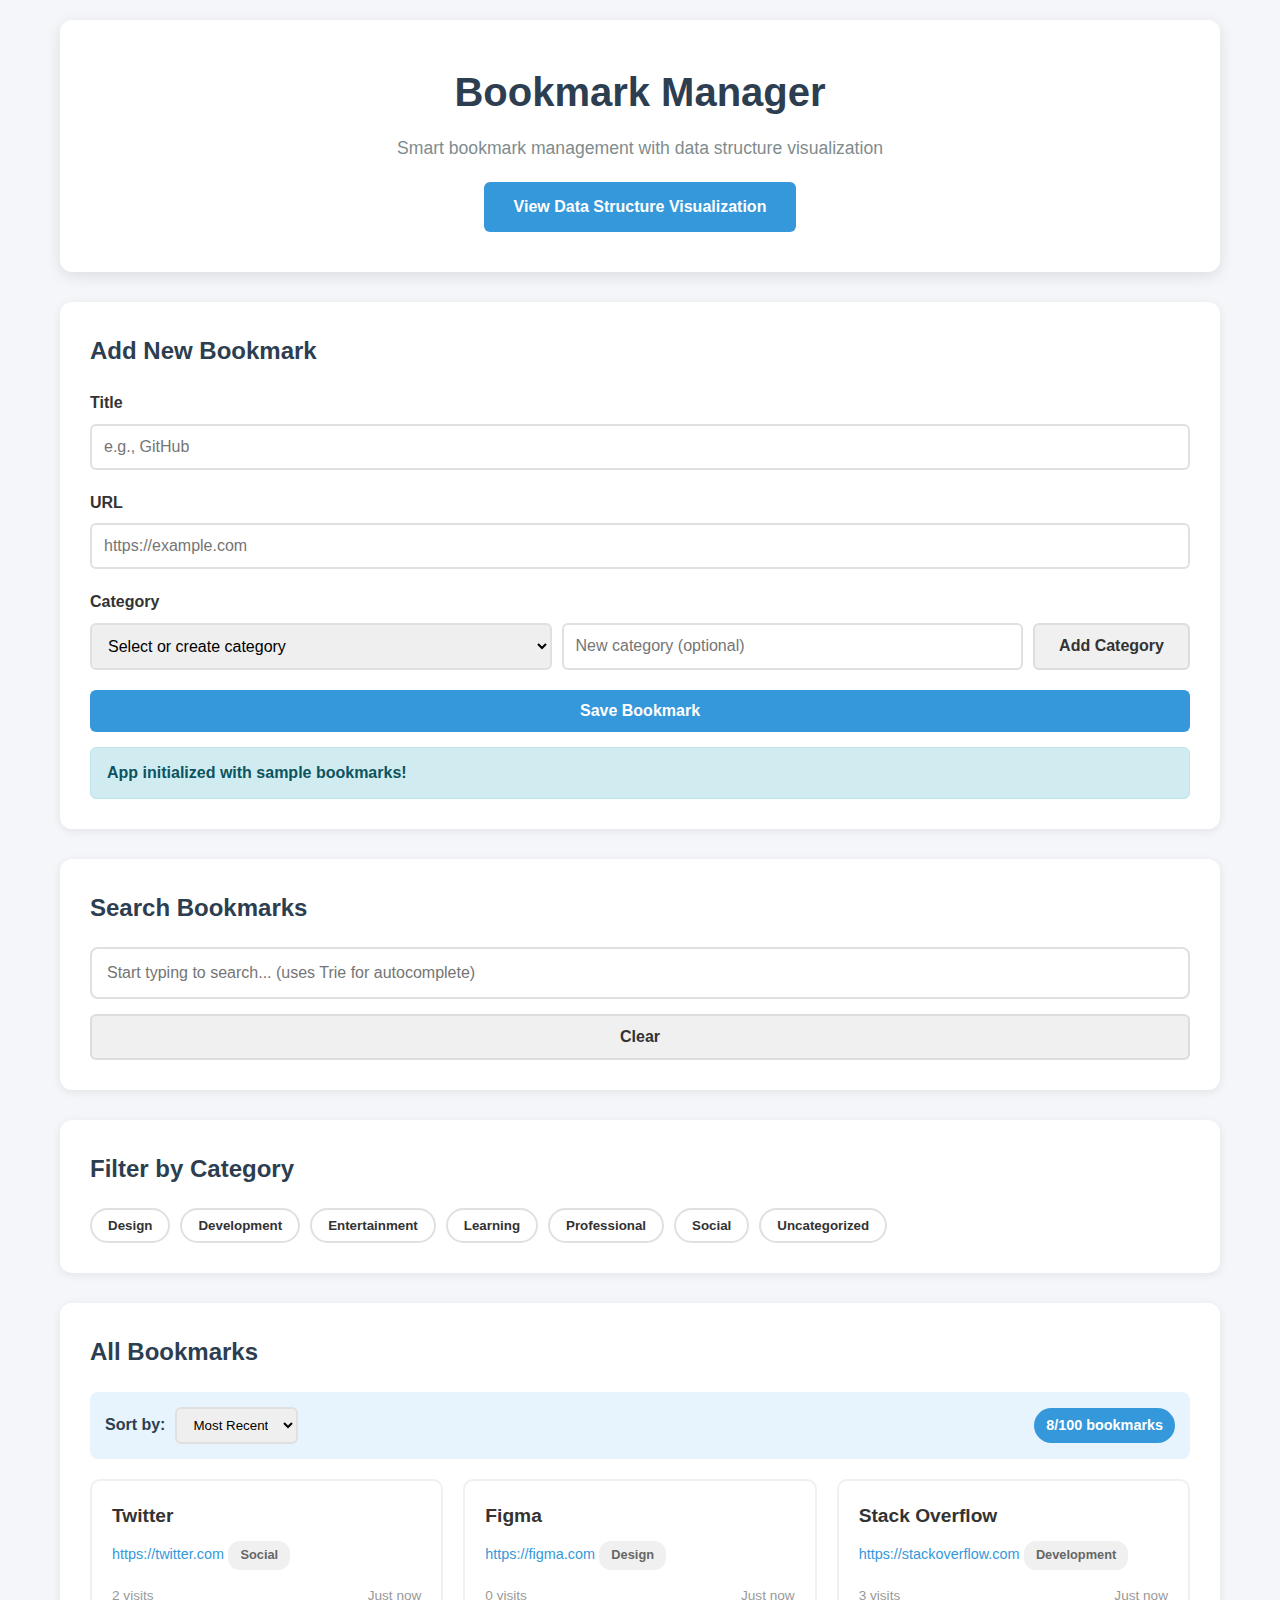
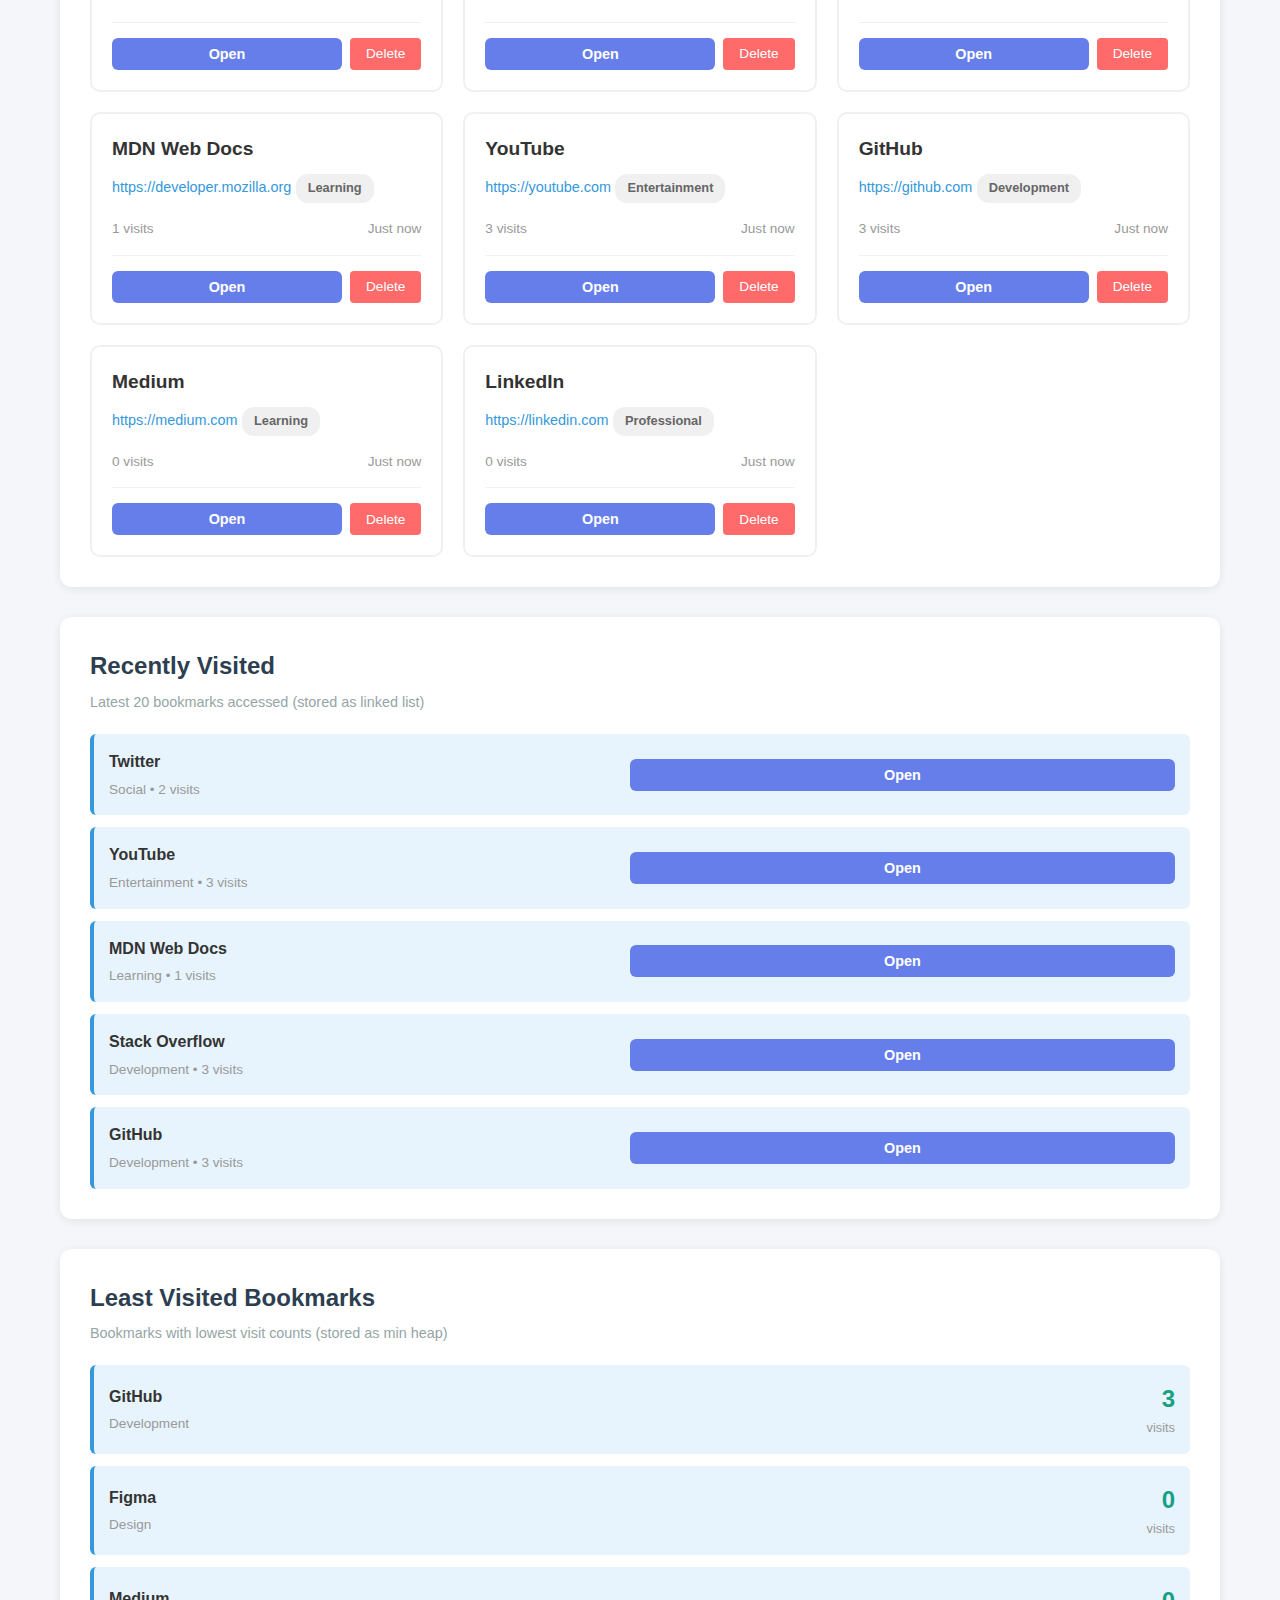
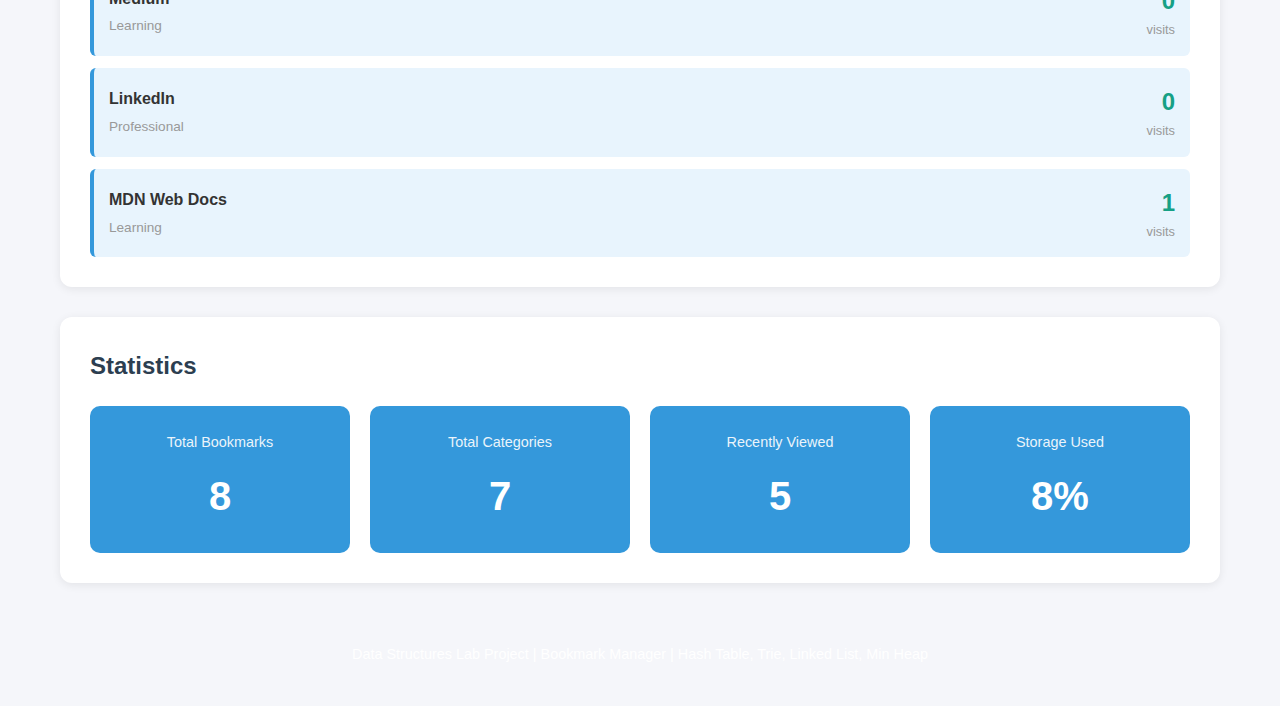
<file: frontend/index.html>
<!DOCTYPE html>
<html lang="en">
<head>
    <meta charset="UTF-8">
    <meta name="viewport" content="width=device-width, initial-scale=1.0">
    <title>Intelligent Bookmark Manager</title>
    <link rel="stylesheet" href="style.css">
</head>
<body>
    <div class="container">
        <!-- Header -->
        <header class="header">
            <div class="header-content">
                <h1>Bookmark Manager</h1>
                <p class="subtitle">Smart bookmark management with data structure visualization</p>
                <a href="../visualization/visual.html" class="btn-visualize" target="_blank">
                    View Data Structure Visualization
                </a>
            </div>
        </header>

        <!-- Main Content -->
        <main class="main-content">
            <!-- Add Bookmark Form -->
            <section class="section form-section">
                <h2>Add New Bookmark</h2>
                <form id="bookmarkForm" class="form">
                    <div class="form-group">
                        <label for="bookmarkTitle">Title</label>
                        <input 
                            type="text" 
                            id="bookmarkTitle" 
                            placeholder="e.g., GitHub" 
                            required
                        >
                    </div>

                    <div class="form-group">
                        <label for="bookmarkURL">URL</label>
                        <input 
                            type="url" 
                            id="bookmarkURL" 
                            placeholder="https://example.com" 
                            required
                        >
                    </div>

                    <div class="form-group">
                        <label for="bookmarkCategory">Category</label>
                        <div class="category-input-group">
                            <select id="bookmarkCategory" required>
                                <option value="">Select or create category</option>
                            </select>
                            <input 
                                type="text" 
                                id="newCategory" 
                                placeholder="New category (optional)"
                            >
                            <button type="button" id="addCategoryBtn" class="btn-secondary">Add Category</button>
                        </div>
                    </div>

                    <button type="submit" class="btn-primary">Save Bookmark</button>
                </form>
                <div id="formMessage" class="message"></div>
            </section>

            <!-- Search Section -->
            <section class="section search-section">
                <h2>Search Bookmarks</h2>
                <div class="search-container">
                    <input 
                        type="text" 
                        id="searchInput" 
                        placeholder="Start typing to search... (uses Trie for autocomplete)"
                        class="search-input"
                    >
                    <div id="autocompleteDropdown" class="autocomplete-dropdown"></div>
                </div>
                <button id="clearSearchBtn" class="btn-secondary">Clear</button>
            </section>

            <!-- Filter by Category -->
            <section class="section filter-section">
                <h2>Filter by Category</h2>
                <div id="categoryFilters" class="category-filters"></div>
            </section>

            <!-- Bookmarks Grid -->
            <section class="section bookmarks-section">
                <h2>All Bookmarks</h2>
                <div class="sort-controls">
                    <label>
                        Sort by:
                        <select id="sortSelect">
                            <option value="recent">Most Recent</option>
                            <option value="name">Name (A-Z)</option>
                            <option value="visits">Most Visited</option>
                        </select>
                    </label>
                    <span id="bookmarkCount" class="bookmark-count">0/100 bookmarks</span>
                </div>
                <div id="bookmarksList" class="bookmarks-grid"></div>
            </section>

            <!-- Recently Visited Section -->
            <section class="section recent-section">
                <h2>Recently Visited</h2>
                <p class="section-desc">Latest 20 bookmarks accessed (stored as linked list)</p>
                <div id="recentList" class="recent-list"></div>
            </section>

            <!-- Least Used Section -->
            <section class="section least-section">
                <h2>Least Visited Bookmarks</h2>
                <p class="section-desc">Bookmarks with lowest visit counts (stored as min heap)</p>
                <div id="leastUsedList" class="least-used-list"></div>
            </section>

            <!-- Statistics Section -->
            <section class="section stats-section">
                <h2>Statistics</h2>
                <div class="stats-grid">
                    <div class="stat-card">
                        <span class="stat-label">Total Bookmarks</span>
                        <span class="stat-value" id="statTotal">0</span>
                    </div>
                    <div class="stat-card">
                        <span class="stat-label">Total Categories</span>
                        <span class="stat-value" id="statCategories">0</span>
                    </div>
                    <div class="stat-card">
                        <span class="stat-label">Recently Viewed</span>
                        <span class="stat-value" id="statRecent">0</span>
                    </div>
                    <div class="stat-card">
                        <span class="stat-label">Storage Used</span>
                        <span class="stat-value" id="statStorage">0%</span>
                    </div>
                </div>
            </section>
        </main>

        <!-- Footer -->
        <footer class="footer">
            <p>Data Structures Lab Project | Bookmark Manager | Hash Table, Trie, Linked List, Min Heap</p>
        </footer>
    </div>

    <!-- Scripts -->
    <script src="../dsa/hashTable.js"></script>
    <script src="../dsa/trie.js"></script>
    <script src="../dsa/linkedList.js"></script>
    <script src="../dsa/minHeap.js"></script>
    <script src="script.js"></script>
</body>
</html>
</file>
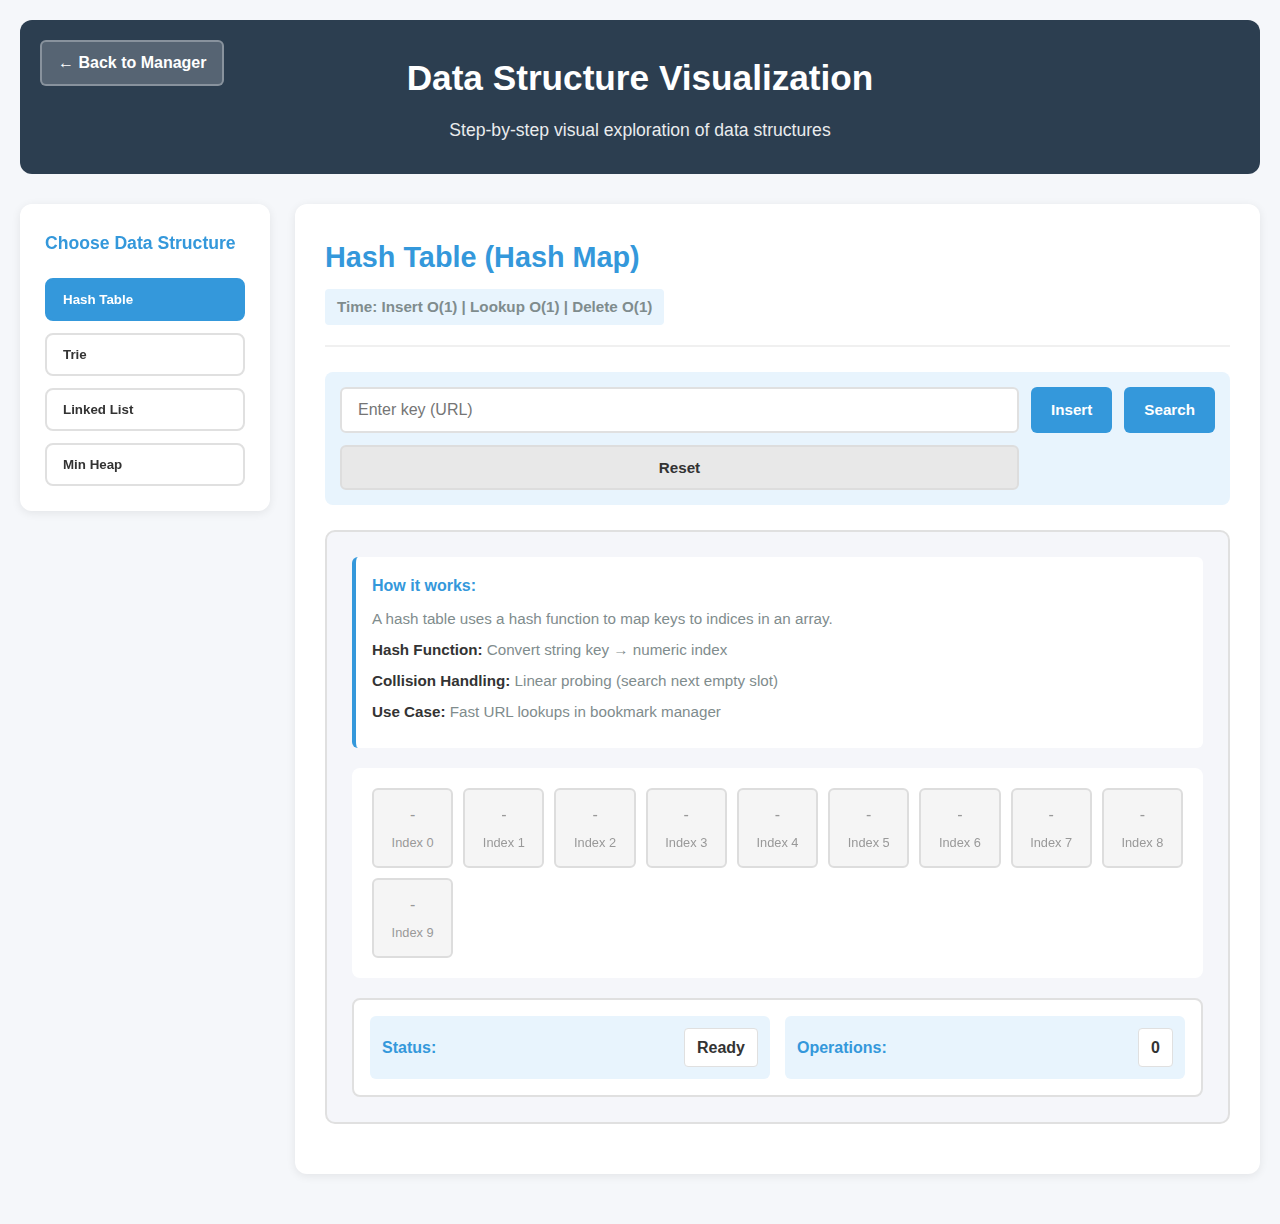
<file: visualization/visual.html>
<!DOCTYPE html>
<html lang="en">
<head>
    <meta charset="UTF-8">
    <meta name="viewport" content="width=device-width, initial-scale=1.0">
    <title>DSA Visualization</title>
    <link rel="stylesheet" href="visual.css">
</head>
<body>
    <div class="container">
        <!-- Header -->
        <header class="header">
            <a href="../frontend/index.html" class="btn-back">← Back to Manager</a>
            <h1>Data Structure Visualization</h1>
            <p class="subtitle">Step-by-step visual exploration of data structures</p>
        </header>

        <div class="main-content">
            <!-- Sidebar -->
            <aside class="sidebar">
                <h3>Choose Data Structure</h3>
                <div class="dsa-selector">
                    <button class="dsa-btn active" onclick="selectDSA('hashtable')">
                        Hash Table
                    </button>
                    <button class="dsa-btn" onclick="selectDSA('trie')">
                        Trie
                    </button>
                    <button class="dsa-btn" onclick="selectDSA('linkedlist')">
                        Linked List
                    </button>
                    <button class="dsa-btn" onclick="selectDSA('minheap')">
                        Min Heap
                    </button>
                </div>
            </aside>

            <!-- Main Visualization -->
            <main class="visualization">
                <!-- Hash Table Visualization -->
                <section id="hashtable-section" class="dsa-section active">
                    <div class="section-header">
                        <h2>Hash Table (Hash Map)</h2>
                        <p class="time-complexity">Time: Insert O(1) | Lookup O(1) | Delete O(1)</p>
                    </div>

                    <div class="controls">
                        <input type="text" id="hashInput" placeholder="Enter key (URL)" class="input-field">
                        <button onclick="hashTableInsert()" class="btn-primary">Insert</button>
                        <button onclick="hashTableSearch()" class="btn-primary">Search</button>
                        <button onclick="hashTableReset()" class="btn-secondary">Reset</button>
                    </div>

                    <div class="visualization-area">
                        <div class="description">
                            <h4>How it works:</h4>
                            <p>A hash table uses a hash function to map keys to indices in an array.</p>
                            <p><strong>Hash Function:</strong> Convert string key → numeric index</p>
                            <p><strong>Collision Handling:</strong> Linear probing (search next empty slot)</p>
                            <p><strong>Use Case:</strong> Fast URL lookups in bookmark manager</p>
                        </div>

                        <div class="hash-table-visual">
                            <div class="hash-slots" id="hashSlots"></div>
                        </div>

                        <div class="info-panel">
                            <div class="info-item">
                                <span class="label">Status:</span>
                                <span id="hashStatus">Ready</span>
                            </div>
                            <div class="info-item">
                                <span class="label">Operations:</span>
                                <span id="hashOps">0</span>
                            </div>
                        </div>
                    </div>
                </section>

                <!-- Trie Visualization -->
                <section id="trie-section" class="dsa-section">
                    <div class="section-header">
                        <h2>Trie (Prefix Tree)</h2>
                        <p class="time-complexity">Time: Insert O(m) | Search O(m) | Prefix O(m+k)</p>
                    </div>

                    <div class="controls">
                        <input type="text" id="trieInput" placeholder="Enter word to insert" class="input-field">
                        <button onclick="trieInsert()" class="btn-primary">Insert</button>
                        <button onclick="trieSearch()" class="btn-primary">Search Prefix</button>
                        <button onclick="trieReset()" class="btn-secondary">Reset</button>
                    </div>

                    <div class="visualization-area">
                        <div class="description">
                            <h4>How it works:</h4>
                            <p>A trie (prefix tree) stores strings efficiently for prefix matching.</p>
                            <p><strong>Structure:</strong> Tree where each node = character</p>
                            <p><strong>Path:</strong> Each root-to-leaf path = complete word</p>
                            <p><strong>Use Case:</strong> Autocomplete search for bookmark titles</p>
                        </div>

                        <div class="trie-visual" id="trieVisual"></div>

                        <div class="info-panel">
                            <div class="info-item">
                                <span class="label">Status:</span>
                                <span id="trieStatus">Ready</span>
                            </div>
                            <div class="info-item">
                                <span class="label">Words Stored:</span>
                                <span id="trieCount">0</span>
                            </div>
                        </div>
                    </div>
                </section>

                <!-- Linked List Visualization -->
                <section id="linkedlist-section" class="dsa-section">
                    <div class="section-header">
                        <h2>Singly Linked List</h2>
                        <p class="time-complexity">Time: Insert O(1) | Search O(n) | Delete O(n)</p>
                    </div>

                    <div class="controls">
                        <input type="text" id="llInput" placeholder="Enter value" class="input-field">
                        <button onclick="llInsertFront()" class="btn-primary">Insert at Front</button>
                        <button onclick="llDelete()" class="btn-primary">Delete</button>
                        <button onclick="llReset()" class="btn-secondary">Reset</button>
                    </div>

                    <div class="visualization-area">
                        <div class="description">
                            <h4>How it works:</h4>
                            <p>A linked list is a sequential chain of nodes, each pointing to the next.</p>
                            <p><strong>Structure:</strong> Node = data + pointer to next node</p>
                            <p><strong>Operations:</strong> Insert at front is O(1), search is O(n)</p>
                            <p><strong>Use Case:</strong> Recently visited bookmarks (LIFO)</p>
                        </div>

                        <div class="linked-list-visual" id="llVisual"></div>

                        <div class="info-panel">
                            <div class="info-item">
                                <span class="label">Status:</span>
                                <span id="llStatus">Ready</span>
                            </div>
                            <div class="info-item">
                                <span class="label">List Size:</span>
                                <span id="llSize">0</span>
                            </div>
                        </div>
                    </div>
                </section>

                <!-- Min Heap Visualization -->
                <section id="minheap-section" class="dsa-section">
                    <div class="section-header">
                        <h2>Min Heap</h2>
                        <p class="time-complexity">Time: Insert O(log n) | Extract Min O(log n) | Peek O(1)</p>
                    </div>

                    <div class="controls">
                        <input type="number" id="heapInput" placeholder="Enter value" class="input-field" min="1" max="100">
                        <button onclick="heapInsert()" class="btn-primary">Insert</button>
                        <button onclick="heapExtractMin()" class="btn-primary">Extract Min</button>
                        <button onclick="heapReset()" class="btn-secondary">Reset</button>
                    </div>

                    <div class="visualization-area">
                        <div class="description">
                            <h4>How it works:</h4>
                            <p>A min heap is a complete binary tree where parent ≤ children.</p>
                            <p><strong>Root:</strong> Always the minimum element</p>
                            <p><strong>Operations:</strong> Insert and delete trigger heapify (bubble up/down)</p>
                            <p><strong>Use Case:</strong> Track least frequently visited bookmarks</p>
                        </div>

                        <div class="heap-visual" id="heapVisual"></div>

                        <div class="info-panel">
                            <div class="info-item">
                                <span class="label">Status:</span>
                                <span id="heapStatus">Ready</span>
                            </div>
                            <div class="info-item">
                                <span class="label">Heap Size:</span>
                                <span id="heapSize">0</span>
                            </div>
                        </div>
                    </div>
                </section>
            </main>
        </div>

    <script src="../dsa/hashTable.js"></script>
    <script src="../dsa/trie.js"></script>
    <script src="../dsa/linkedList.js"></script>
    <script src="../dsa/minHeap.js"></script>
    <script src="visual.js"></script>
</body>
</html>
</file>
<file: frontend/style.css>
/* ============================================
   INTELLIGENT BOOKMARK MANAGER - STYLES
   ============================================ */

* {
    margin: 0;
    padding: 0;
    box-sizing: border-box;
}

body {
    font-family: -apple-system, BlinkMacSystemFont, 'Segoe UI', Roboto, Oxygen, Ubuntu, Cantarell, sans-serif;
    background: #f5f6fa;
    color: #2c3e50;
    line-height: 1.6;
    min-height: 100vh;
}

.container {
    max-width: 1200px;
    margin: 0 auto;
    padding: 20px;
}

/* ============================================
   HEADER
   ============================================ */

.header {
    background: white;
    border-radius: 12px;
    padding: 40px;
    margin-bottom: 30px;
    box-shadow: 0 4px 15px rgba(0, 0, 0, 0.1);
    text-align: center;
}

.header h1 {
    font-size: 2.5em;
    color: #2c3e50;
    margin-bottom: 10px;
}

.header .subtitle {
    font-size: 1.1em;
    color: #7f8c8d;
    margin-bottom: 20px;
}

.btn-visualize {
    display: inline-block;
    background: #3498db;
    color: white;
    padding: 12px 30px;
    border-radius: 6px;
    text-decoration: none;
    font-weight: 600;
    transition: transform 0.3s, box-shadow 0.3s;
}

.btn-visualize:hover {
    transform: translateY(-2px);
    box-shadow: 0 6px 20px rgba(52, 152, 219, 0.4);
}

/* ============================================
   SECTIONS
   ============================================ */

.section {
    background: white;
    border-radius: 12px;
    padding: 30px;
    margin-bottom: 30px;
    box-shadow: 0 2px 10px rgba(0, 0, 0, 0.08);
}

.section h2 {
    color: #2c3e50;
    margin-bottom: 20px;
    font-size: 1.5em;
}

.section-desc {
    color: #95a5a6;
    font-size: 0.9em;
    margin-top: -15px;
    margin-bottom: 20px;
}

/* ============================================
   FORM
   ============================================ */

.form-group {
    margin-bottom: 20px;
}

.form-group label {
    display: block;
    margin-bottom: 8px;
    font-weight: 600;
    color: #333;
}

.form-group input,
.form-group select {
    width: 100%;
    padding: 12px;
    border: 2px solid #e0e0e0;
    border-radius: 6px;
    font-size: 1em;
    transition: border-color 0.3s;
}

.form-group input:focus,
.form-group select:focus {
    outline: none;
    border-color: #3498db;
    background-color: #e8f4fd;
}

.category-input-group {
    display: grid;
    grid-template-columns: 1fr 1fr auto;
    gap: 10px;
}

.category-input-group select,
.category-input-group input {
    grid-column: auto;
}

/* ============================================
   BUTTONS
   ============================================ */

.btn-primary,
.btn-secondary {
    padding: 12px 24px;
    border: none;
    border-radius: 6px;
    font-size: 1em;
    font-weight: 600;
    cursor: pointer;
    transition: all 0.3s;
    width: 100%;
}

.btn-primary {
    background: #3498db;
    color: white;
}

.btn-primary:hover {
    transform: translateY(-2px);
    box-shadow: 0 6px 20px rgba(52, 152, 219, 0.4);
}

.btn-secondary {
    background: #f0f0f0;
    color: #333;
    border: 2px solid #ddd;
}

.btn-secondary:hover {
    background: #e8e8e8;
    border-color: #667eea;
}

.btn-delete {
    background: #ff6b6b;
    color: white;
    padding: 8px 16px;
    border: none;
    border-radius: 4px;
    cursor: pointer;
    font-size: 0.85em;
    transition: all 0.3s;
}

.btn-delete:hover {
    background: #ff5252;
    transform: scale(1.05);
}

.btn-small {
    padding: 6px 12px;
    font-size: 0.85em;
    border: none;
    border-radius: 4px;
    cursor: pointer;
    transition: all 0.3s;
}

/* ============================================
   SEARCH
   ============================================ */

.search-container {
    position: relative;
    margin-bottom: 15px;
}

.search-input {
    width: 100%;
    padding: 15px;
    border: 2px solid #e0e0e0;
    border-radius: 8px;
    font-size: 1em;
    transition: border-color 0.3s;
}

.search-input:focus {
    outline: none;
    border-color: #3498db;
    background-color: #e8f4fd;
}

.autocomplete-dropdown {
    position: absolute;
    top: 100%;
    left: 0;
    right: 0;
    background: white;
    border: 2px solid #3498db;
    border-top: none;
    border-radius: 0 0 8px 8px;
    max-height: 300px;
    overflow-y: auto;
    display: none;
    z-index: 100;
    box-shadow: 0 4px 12px rgba(0, 0, 0, 0.1);
}

.autocomplete-dropdown.active {
    display: block;
}

.autocomplete-item {
    padding: 12px 15px;
    cursor: pointer;
    border-bottom: 1px solid #f0f0f0;
    transition: background-color 0.2s;
}

.autocomplete-item:hover {
    background-color: #e8f4fd;
    color: #3498db;
}

/* ============================================
   FILTERS
   ============================================ */

.category-filters {
    display: flex;
    flex-wrap: wrap;
    gap: 10px;
}

.filter-btn {
    padding: 8px 16px;
    border: 2px solid #e0e0e0;
    border-radius: 20px;
    background: white;
    cursor: pointer;
    transition: all 0.3s;
    font-weight: 600;
    color: #333;
}

.filter-btn:hover {
    border-color: #3498db;
    color: #3498db;
}

.filter-btn.active {
    background: #3498db;
    color: white;
    border-color: #3498db;
}

/* ============================================
   SORT CONTROLS
   ============================================ */

.sort-controls {
    display: flex;
    justify-content: space-between;
    align-items: center;
    margin-bottom: 20px;
    padding: 15px;
    background: #e8f4fd;
    border-radius: 8px;
}

.sort-controls label {
    display: flex;
    align-items: center;
    gap: 10px;
    font-weight: 600;
}

.sort-controls select {
    padding: 8px 12px;
    border: 2px solid #e0e0e0;
    border-radius: 6px;
    cursor: pointer;
}

.bookmark-count {
    background: #3498db;
    color: white;
    padding: 6px 12px;
    border-radius: 20px;
    font-size: 0.9em;
    font-weight: 600;
}

/* ============================================
   BOOKMARKS GRID
   ============================================ */

.bookmarks-grid {
    display: grid;
    grid-template-columns: repeat(auto-fill, minmax(300px, 1fr));
    gap: 20px;
}

.bookmark-card {
    background: white;
    border: 2px solid #f0f0f0;
    border-radius: 10px;
    padding: 20px;
    transition: all 0.3s;
    position: relative;
    overflow: hidden;
}

.bookmark-card:hover {
    border-color: #3498db;
    box-shadow: 0 6px 20px rgba(52, 152, 219, 0.2);
    transform: translateY(-4px);
}

.bookmark-card::before {
    content: '';
    position: absolute;
    top: 0;
    left: 0;
    right: 0;
    height: 4px;
    background: #3498db;
    opacity: 0;
    transition: opacity 0.3s;
}

.bookmark-card:hover::before {
    opacity: 1;
}

.bookmark-title {
    font-size: 1.2em;
    font-weight: 700;
    color: #333;
    margin-bottom: 10px;
    word-break: break-word;
}

.bookmark-url {
    color: #3498db;
    word-break: break-all;
    font-size: 0.9em;
    margin-bottom: 10px;
    text-decoration: none;
}

.bookmark-url:hover {
    text-decoration: underline;
}

.bookmark-category {
    display: inline-block;
    background: #f0f0f0;
    color: #666;
    padding: 4px 12px;
    border-radius: 12px;
    font-size: 0.8em;
    font-weight: 600;
    margin-bottom: 15px;
}

.bookmark-stats {
    display: flex;
    justify-content: space-between;
    font-size: 0.85em;
    color: #999;
    margin-bottom: 15px;
    padding-bottom: 15px;
    border-bottom: 1px solid #f0f0f0;
}

.bookmark-stat {
    display: flex;
    align-items: center;
    gap: 5px;
}

.bookmark-actions {
    display: flex;
    gap: 8px;
}

.btn-visit {
    flex: 1;
    background: #667eea;
    color: white;
    padding: 8px 12px;
    border: none;
    border-radius: 6px;
    cursor: pointer;
    font-weight: 600;
    transition: all 0.3s;
    font-size: 0.9em;
}

.btn-visit:hover {
    background: #764ba2;
    transform: scale(1.02);
}

/* ============================================
   RECENT & LEAST USED LISTS
   ============================================ */

.recent-list,
.least-used-list {
    display: flex;
    flex-direction: column;
    gap: 12px;
}

.recent-item,
.least-item {
    background: #e8f4fd;
    border-left: 4px solid #3498db;
    padding: 15px;
    border-radius: 6px;
    display: flex;
    justify-content: space-between;
    align-items: center;
    transition: all 0.3s;
}

.recent-item:hover,
.least-item:hover {
    background: #d5e8f7;
    transform: translateX(4px);
}

.recent-item-info {
    flex: 1;
}

.recent-item-title {
    font-weight: 700;
    color: #333;
    margin-bottom: 4px;
}

.recent-item-meta {
    font-size: 0.85em;
    color: #999;
}

.recent-item-time {
    background: white;
    padding: 4px 12px;
    border-radius: 4px;
    font-size: 0.8em;
    color: #3498db;
    font-weight: 600;
}

.empty-state {
    text-align: center;
    padding: 40px 20px;
    color: #999;
}

.empty-state-icon {
    font-size: 2.5em;
    margin-bottom: 10px;
}

/* ============================================
   STATISTICS
   ============================================ */

.stats-grid {
    display: grid;
    grid-template-columns: repeat(auto-fit, minmax(200px, 1fr));
    gap: 20px;
}

.stat-card {
    background: #3498db;
    color: white;
    padding: 25px;
    border-radius: 10px;
    text-align: center;
    transition: transform 0.3s;
}

.stat-card:hover {
    transform: scale(1.05);
}

.stat-label {
    display: block;
    font-size: 0.9em;
    opacity: 0.9;
    margin-bottom: 10px;
}

.stat-value {
    display: block;
    font-size: 2.5em;
    font-weight: 700;
}

/* ============================================
   MESSAGES
   ============================================ */

.message {
    margin-top: 15px;
    padding: 12px 16px;
    border-radius: 6px;
    display: none;
    font-weight: 600;
}

.message.success {
    background: #d4edda;
    color: #155724;
    border: 1px solid #c3e6cb;
    display: block;
}

.message.error {
    background: #f8d7da;
    color: #721c24;
    border: 1px solid #f5c6cb;
    display: block;
}

.message.info {
    background: #d1ecf1;
    color: #0c5460;
    border: 1px solid #bee5eb;
    display: block;
}

/* ============================================
   FOOTER
   ============================================ */

.footer {
    text-align: center;
    padding: 20px;
    color: white;
    margin-top: 40px;
    font-size: 0.9em;
}

/* ============================================
   RESPONSIVE
   ============================================ */

@media (max-width: 768px) {
    .header {
        padding: 25px;
    }

    .header h1 {
        font-size: 1.8em;
    }

    .bookmarks-grid {
        grid-template-columns: 1fr;
    }

    .category-input-group {
        grid-template-columns: 1fr;
    }

    .sort-controls {
        flex-direction: column;
        gap: 15px;
    }

    .stats-grid {
        grid-template-columns: repeat(2, 1fr);
    }

    .section {
        padding: 20px;
    }
}

@media (max-width: 480px) {
    .container {
        padding: 10px;
    }

    .header h1 {
        font-size: 1.5em;
    }

    .header {
        padding: 20px;
    }

    .stats-grid {
        grid-template-columns: 1fr;
    }

    .btn-primary,
    .btn-secondary {
        font-size: 0.95em;
        padding: 10px 16px;
    }
}

/* ============================================
   ANIMATIONS
   ============================================ */

@keyframes slideIn {
    from {
        opacity: 0;
        transform: translateY(10px);
    }
    to {
        opacity: 1;
        transform: translateY(0);
    }
}

.bookmark-card {
    animation: slideIn 0.3s ease-out;
}

/* Scrollbar Styling */
::-webkit-scrollbar {
    width: 8px;
}

::-webkit-scrollbar-track {
    background: #f1f1f1;
}

::-webkit-scrollbar-thumb {
    background: #3498db;
    border-radius: 4px;
}

::-webkit-scrollbar-thumb:hover {
    background: #2980b9;
}
</file>
<file: visualization/visual.css>
/* ============================================
   DSA VISUALIZATION - STYLES
   ============================================ */

* {
    margin: 0;
    padding: 0;
    box-sizing: border-box;
}

body {
    font-family: -apple-system, BlinkMacSystemFont, 'Segoe UI', Roboto, sans-serif;
    background: #f5f7fa;
    color: #333;
    line-height: 1.6;
}

.container {
    max-width: 1400px;
    margin: 0 auto;
    padding: 20px;
}

/* ============================================
   HEADER
   ============================================ */

.header {
    background: #2c3e50;
    color: white;
    padding: 30px;
    border-radius: 12px;
    margin-bottom: 30px;
    position: relative;
}

.btn-back {
    position: absolute;
    top: 20px;
    left: 20px;
    background: rgba(255, 255, 255, 0.2);
    color: white;
    padding: 8px 16px;
    border-radius: 6px;
    text-decoration: none;
    font-weight: 600;
    transition: all 0.3s;
    border: 2px solid rgba(255, 255, 255, 0.3);
}

.btn-back:hover {
    background: rgba(255, 255, 255, 0.3);
    transform: translateX(-4px);
}

.header h1 {
    font-size: 2.2em;
    margin-bottom: 10px;
    text-align: center;
}

.header .subtitle {
    text-align: center;
    font-size: 1.1em;
    opacity: 0.9;
}

/* ============================================
   MAIN LAYOUT
   ============================================ */

.main-content {
    display: grid;
    grid-template-columns: 250px 1fr;
    gap: 25px;
    margin-bottom: 30px;
}

.sidebar {
    background: white;
    border-radius: 12px;
    padding: 25px;
    box-shadow: 0 2px 10px rgba(0, 0, 0, 0.08);
    height: fit-content;
    position: sticky;
    top: 20px;
}

.sidebar h3 {
    color: #3498db;
    margin-bottom: 20px;
    font-size: 1.1em;
}

.dsa-selector {
    display: flex;
    flex-direction: column;
    gap: 12px;
}

.dsa-btn {
    padding: 12px 16px;
    border: 2px solid #e0e0e0;
    border-radius: 8px;
    background: white;
    cursor: pointer;
    font-weight: 600;
    transition: all 0.3s;
    text-align: left;
    color: #333;
}

.dsa-btn:hover {
    border-color: #3498db;
    background: #e8f4fd;
}

.dsa-btn.active {
    background: #3498db;
    color: white;
    border-color: #3498db;
}

/* ============================================
   VISUALIZATION
   ============================================ */

.visualization {
    background: white;
    border-radius: 12px;
    padding: 30px;
    box-shadow: 0 2px 10px rgba(0, 0, 0, 0.08);
}

.dsa-section {
    display: none;
}

.dsa-section.active {
    display: block;
    animation: fadeIn 0.3s ease-out;
}

@keyframes fadeIn {
    from {
        opacity: 0;
        transform: translateY(10px);
    }
    to {
        opacity: 1;
        transform: translateY(0);
    }
}

.section-header {
    margin-bottom: 25px;
    padding-bottom: 20px;
    border-bottom: 2px solid #f0f0f0;
}

.section-header h2 {
    color: #3498db;
    font-size: 1.8em;
    margin-bottom: 8px;
}

.time-complexity {
    color: #7f8c8d;
    font-size: 0.95em;
    font-weight: 600;
    background: #e8f4fd;
    display: inline-block;
    padding: 6px 12px;
    border-radius: 4px;
}

/* ============================================
   CONTROLS
   ============================================ */

.controls {
    display: grid;
    grid-template-columns: 1fr auto auto;
    gap: 12px;
    margin-bottom: 25px;
    padding: 15px;
    background: #e8f4fd;
    border-radius: 8px;
}

.input-field {
    padding: 12px 16px;
    border: 2px solid #e0e0e0;
    border-radius: 6px;
    font-size: 1em;
    transition: border-color 0.3s;
}

.input-field:focus {
    outline: none;
    border-color: #3498db;
}

.btn-primary,
.btn-secondary {
    padding: 12px 20px;
    border: none;
    border-radius: 6px;
    font-weight: 600;
    cursor: pointer;
    transition: all 0.3s;
    font-size: 0.95em;
}

.btn-primary {
    background: #3498db;
    color: white;
}

.btn-primary:hover {
    transform: translateY(-2px);
    box-shadow: 0 4px 12px rgba(52, 152, 219, 0.3);
}

.btn-secondary {
    background: #e8e8e8;
    color: #333;
    border: 2px solid #ddd;
}

.btn-secondary:hover {
    background: #d8d8d8;
}

.btn-next {
    background: #3498db;
    color: white;
    padding: 12px 24px;
    border: none;
    border-radius: 6px;
    font-weight: 600;
    cursor: pointer;
    transition: all 0.3s;
    font-size: 1em;
    margin-top: 20px;
}

.btn-next:hover {
    transform: translateY(-2px);
    box-shadow: 0 4px 12px rgba(52, 152, 219, 0.3);
}

/* ============================================
   VISUALIZATION AREAS
   ============================================ */

.visualization-area {
    background: #f5f6fa;
    border: 2px solid #e0e0e0;
    border-radius: 10px;
    padding: 25px;
    margin-bottom: 20px;
    min-height: 400px;
}

.description {
    background: white;
    border-left: 4px solid #3498db;
    padding: 16px;
    border-radius: 6px;
    margin-bottom: 20px;
}

.description h4 {
    color: #3498db;
    margin-bottom: 10px;
}

.description p {
    color: #7f8c8d;
    font-size: 0.95em;
    margin-bottom: 8px;
    line-height: 1.5;
}

.description strong {
    color: #333;
}

/* ============================================
   HASH TABLE VISUAL
   ============================================ */

.hash-table-visual {
    background: white;
    padding: 20px;
    border-radius: 8px;
    margin-bottom: 20px;
}

.hash-slots {
    display: grid;
    grid-template-columns: repeat(auto-fit, minmax(80px, 1fr));
    gap: 10px;
}

.hash-slot {
    background: white;
    border: 2px solid #ddd;
    border-radius: 6px;
    padding: 12px;
    text-align: center;
    min-height: 60px;
    display: flex;
    flex-direction: column;
    justify-content: center;
    align-items: center;
    transition: all 0.3s;
    position: relative;
}

.hash-slot.empty {
    background: #f5f5f5;
    color: #999;
}

.hash-slot.filled {
    background: #e8f4f8;
    border-color: #3498db;
    color: #333;
}

.hash-slot.active {
    background: #d5e8f7;
    border-color: #3498db;
    box-shadow: 0 0 10px rgba(52, 152, 219, 0.3);
    transform: scale(1.05);
}

.hash-slot-index {
    font-size: 0.8em;
    color: #999;
    margin-top: 6px;
}

/* ============================================
   TRIE VISUAL
   ============================================ */

.trie-visual {
    background: white;
    padding: 20px;
    border-radius: 8px;
    display: flex;
    justify-content: center;
    align-items: center;
    min-height: 300px;
}

.trie-node {
    display: inline-flex;
    flex-direction: column;
    align-items: center;
}

.trie-box {
    width: 40px;
    height: 40px;
    border: 2px solid #3498db;
    border-radius: 50%;
    display: flex;
    align-items: center;
    justify-content: center;
    font-weight: 700;
    color: #3498db;
    background: #e8f4fd;
    transition: all 0.3s;
}

.trie-box.active {
    background: #3498db;
    color: white;
    box-shadow: 0 0 12px rgba(52, 152, 219, 0.4);
}

.trie-label {
    font-size: 0.8em;
    margin-top: 6px;
    color: #7f8c8d;
}

/* ============================================
   LINKED LIST VISUAL
   ============================================ */

.linked-list-visual {
    background: white;
    padding: 20px;
    border-radius: 8px;
    display: flex;
    align-items: center;
    gap: 10px;
    overflow-x: auto;
    min-height: 120px;
}

.ll-node {
    background: #e8f4f8;
    border: 2px solid #3498db;
    border-radius: 6px;
    padding: 15px;
    min-width: 100px;
    text-align: center;
    flex-shrink: 0;
    transition: all 0.3s;
    position: relative;
}

.ll-node.active {
    background: #d5e8f7;
    box-shadow: 0 0 12px rgba(52, 152, 219, 0.3);
    transform: scale(1.05);
}

.ll-node-value {
    font-weight: 700;
    color: #333;
    margin-bottom: 4px;
}

.ll-node-pointer {
    font-size: 0.8em;
    color: #999;
}

.ll-arrow {
    font-size: 1.5em;
    color: #3498db;
    flex-shrink: 0;
}

.ll-null {
    color: #999;
    margin-left: 10px;
}

/* ============================================
   HEAP VISUAL
   ============================================ */

.heap-visual {
    background: white;
    padding: 20px;
    border-radius: 8px;
    display: flex;
    justify-content: center;
    align-items: flex-start;
    flex-wrap: wrap;
    gap: 15px;
}

.heap-node {
    width: 60px;
    height: 60px;
    border: 3px solid #3498db;
    border-radius: 50%;
    display: flex;
    align-items: center;
    justify-content: center;
    font-weight: 700;
    font-size: 1.2em;
    background: #e8f4f8;
    color: #333;
    transition: all 0.3s;
    position: relative;
}

.heap-node.active {
    background: #3498db;
    color: white;
    box-shadow: 0 0 15px rgba(52, 152, 219, 0.4);
    transform: scale(1.1);
}

.heap-node.parent {
    border-color: #2980b9;
}

/* ============================================
   INFO PANEL
   ============================================ */

.info-panel {
    background: white;
    border: 2px solid #e0e0e0;
    border-radius: 8px;
    padding: 16px;
    display: grid;
    grid-template-columns: repeat(auto-fit, minmax(200px, 1fr));
    gap: 15px;
}

.info-item {
    display: flex;
    justify-content: space-between;
    align-items: center;
    padding: 12px;
    background: #e8f4fd;
    border-radius: 6px;
}

.info-item .label {
    font-weight: 600;
    color: #3498db;
}

.info-item span:last-child {
    background: white;
    padding: 6px 12px;
    border-radius: 4px;
    color: #333;
    font-weight: 700;
    border: 1px solid #e0e0e0;
}

/* ============================================
   STEP CONTROLS
   ============================================ */

.step-controls {
    display: flex;
    justify-content: center;
    padding: 20px 0;
}

/* ============================================
   LEGEND
   ============================================ */

.legend {
    background: white;
    border-radius: 12px;
    padding: 25px;
    box-shadow: 0 2px 10px rgba(0, 0, 0, 0.08);
}

.legend h3 {
    color: #3498db;
    margin-bottom: 15px;
}

.legend-items {
    display: grid;
    grid-template-columns: repeat(auto-fit, minmax(200px, 1fr));
    gap: 15px;
}

.legend-item {
    display: flex;
    align-items: center;
    gap: 10px;
}

.legend-color {
    width: 20px;
    height: 20px;
    border-radius: 4px;
    border: 2px solid #ddd;
}

.legend-color.active {
    background: #3498db;
    border-color: #3498db;
}

.legend-color.processing {
    background: #ffc107;
    border-color: #ffc107;
}

.legend-color.complete {
    background: #28a745;
    border-color: #28a745;
}

.legend-color.empty {
    background: #f5f5f5;
    border-color: #ddd;
}

/* ============================================
   RESPONSIVE
   ============================================ */

@media (max-width: 1024px) {
    .main-content {
        grid-template-columns: 1fr;
    }

    .sidebar {
        position: static;
    }

    .dsa-selector {
        grid-template-columns: repeat(2, 1fr);
        gap: 10px;
        flex-direction: row;
    }

    .dsa-btn {
        font-size: 0.9em;
        padding: 10px 12px;
    }
}

@media (max-width: 768px) {
    .container {
        padding: 10px;
    }

    .header {
        padding: 20px;
    }

    .header h1 {
        font-size: 1.5em;
    }

    .btn-back {
        position: static;
        display: inline-block;
        margin-bottom: 15px;
    }

    .visualization-area {
        min-height: 300px;
    }

    .controls {
        grid-template-columns: 1fr;
    }

    .controls input,
    .controls button {
        grid-column: 1;
    }

    .hash-slots {
        grid-template-columns: repeat(3, 1fr);
    }

    .legend-items {
        grid-template-columns: repeat(2, 1fr);
    }
}

@media (max-width: 480px) {
    .header h1 {
        font-size: 1.3em;
    }

    .section-header h2 {
        font-size: 1.3em;
    }

    .hash-slots {
        grid-template-columns: repeat(2, 1fr);
    }

    .visualization-area {
        padding: 15px;
        min-height: auto;
    }

    .linked-list-visual {
        padding: 10px;
        overflow-x: scroll;
    }
}
</file>
